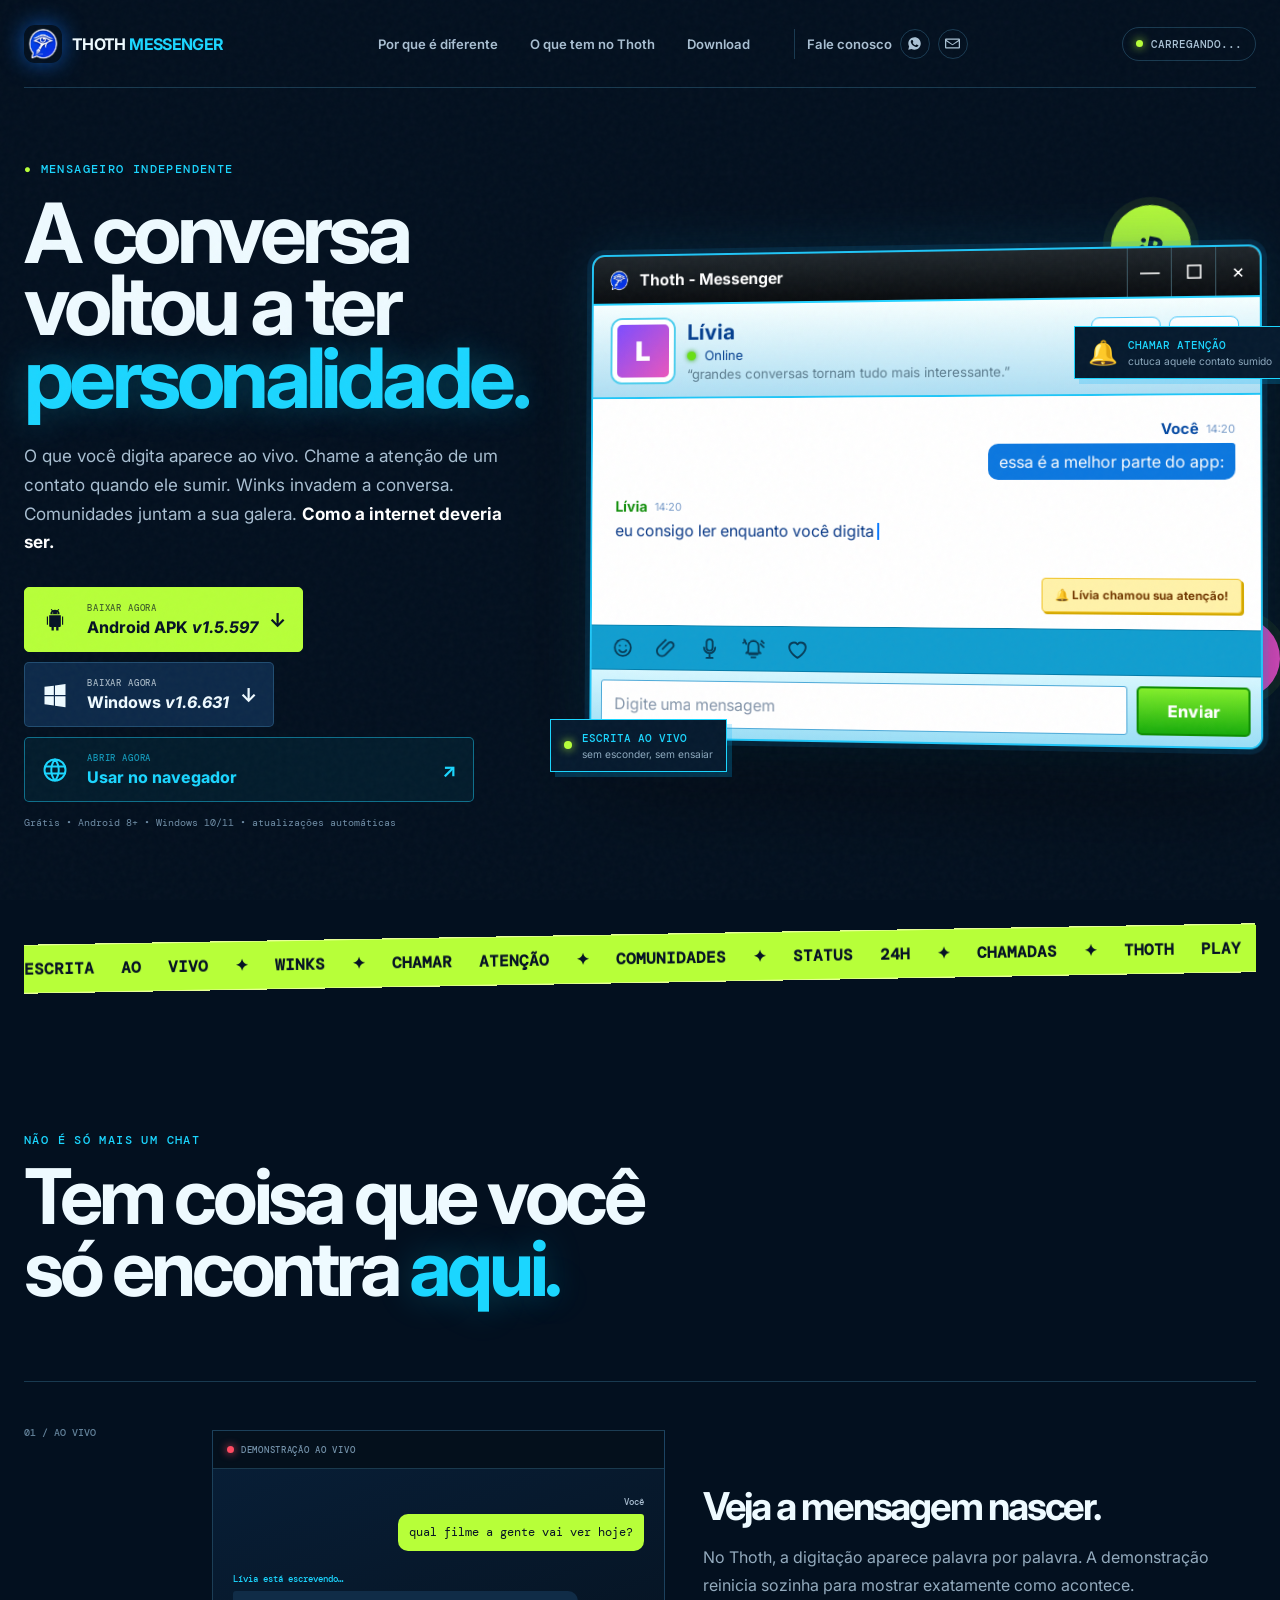
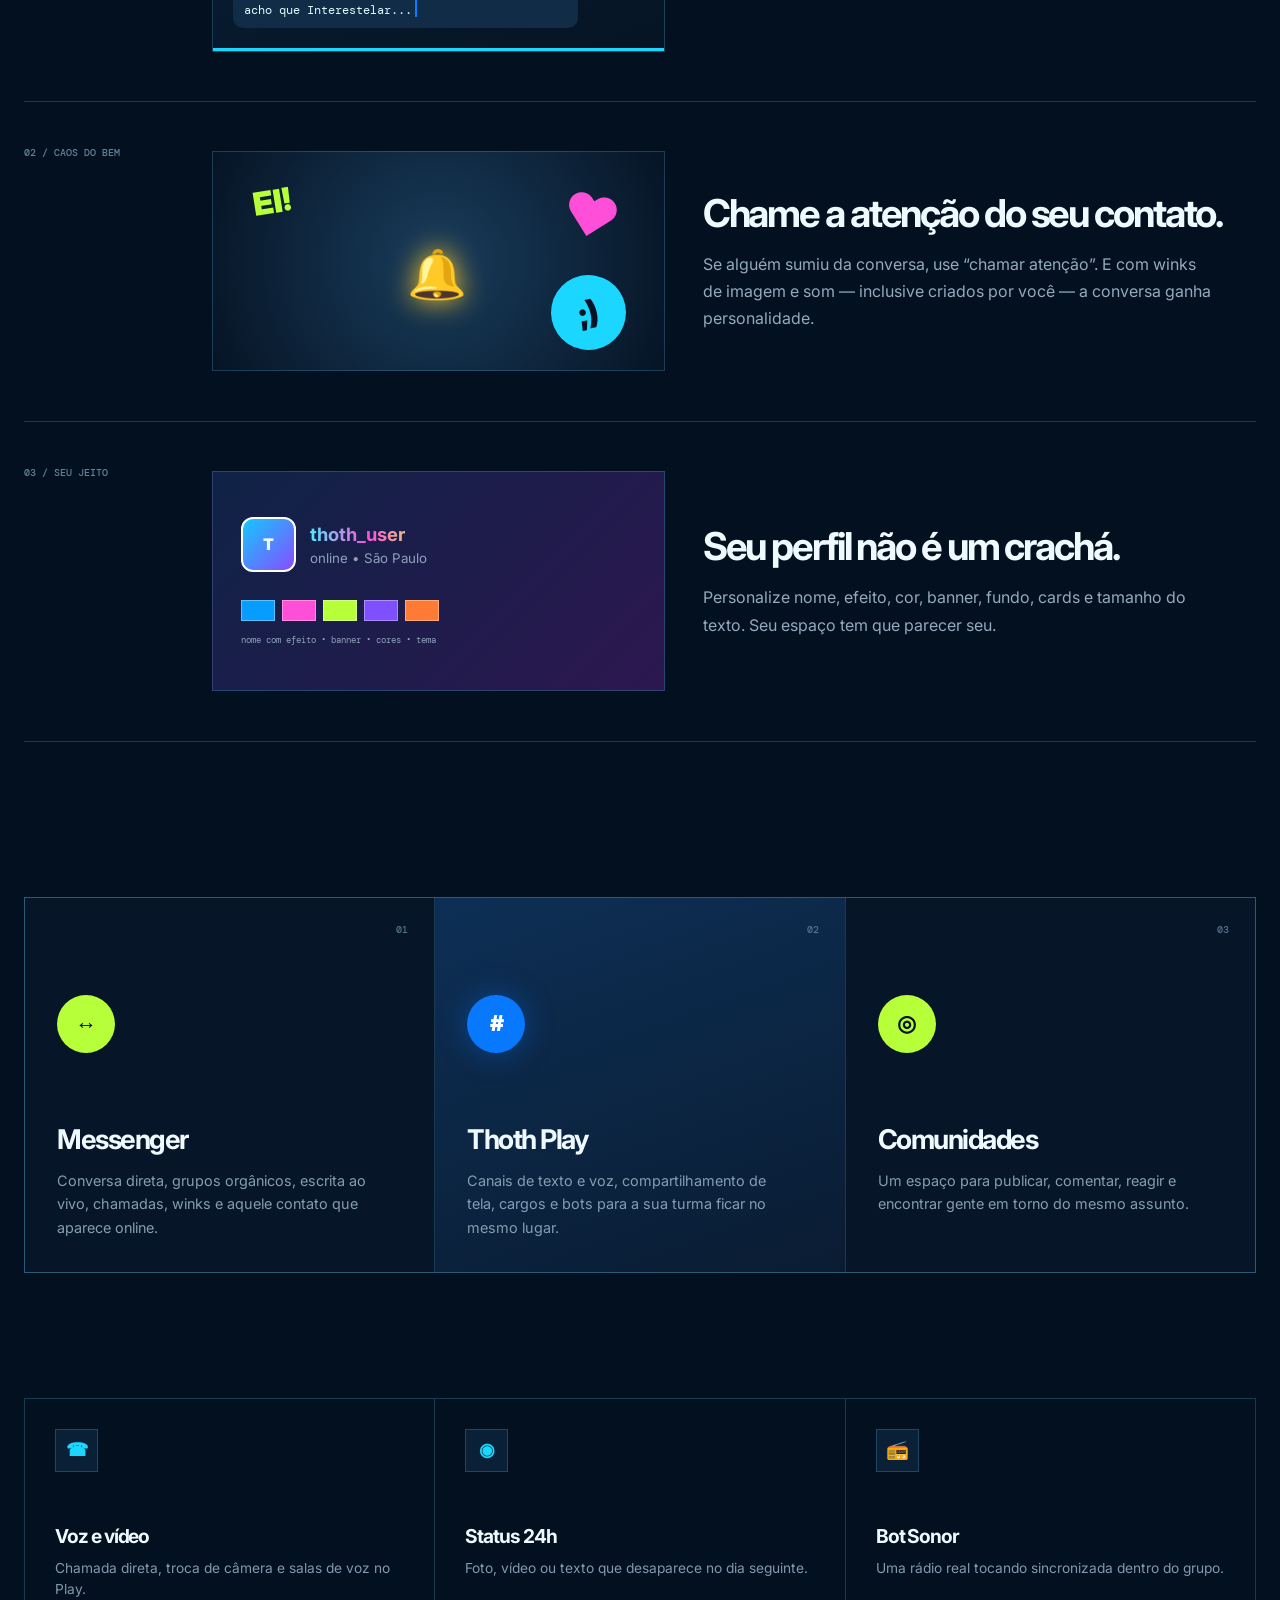
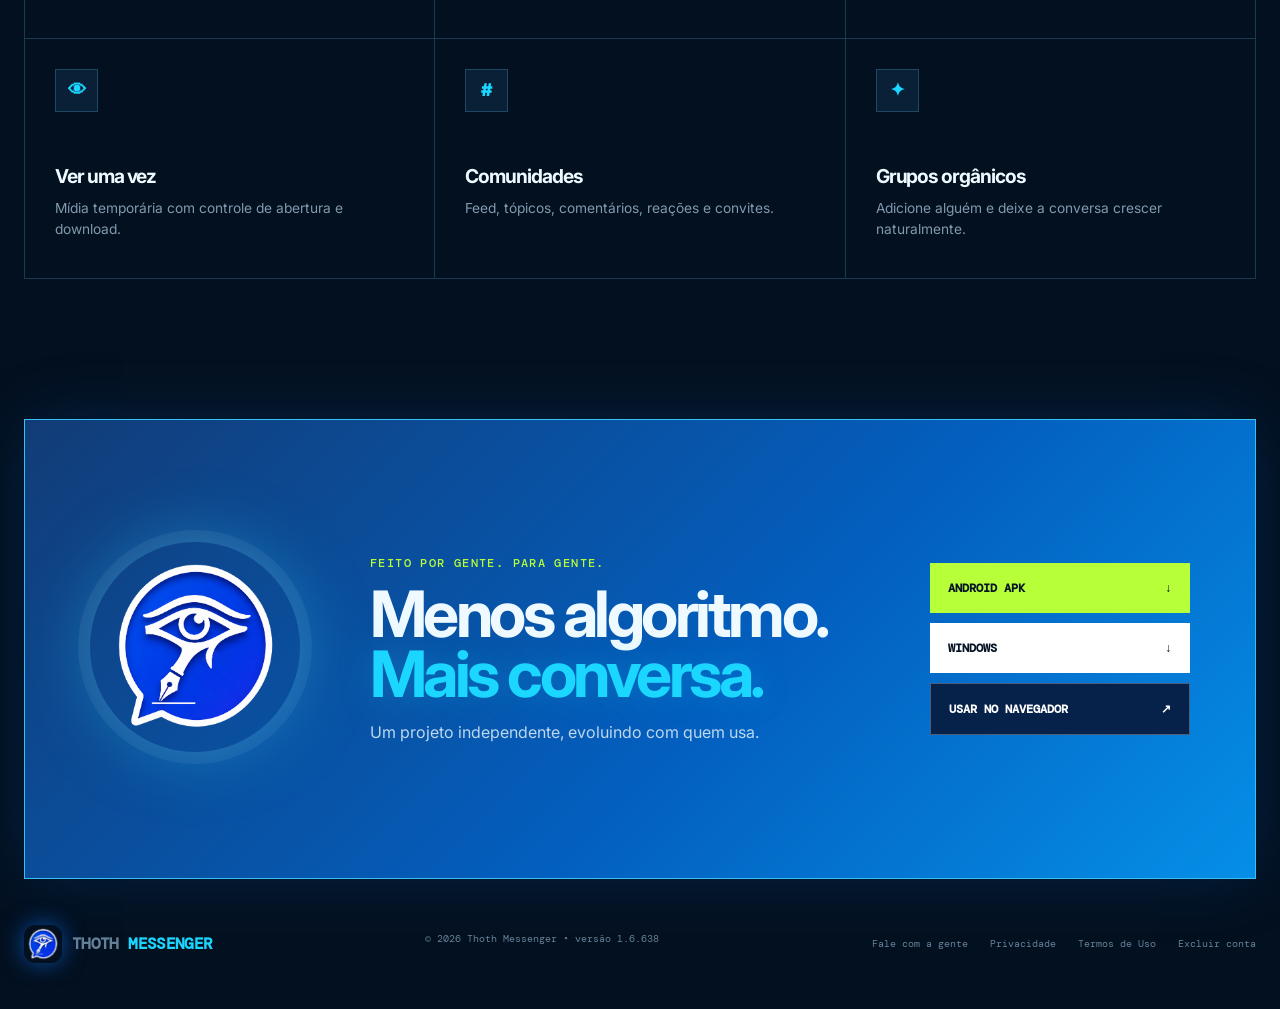
<file: index.html>
<!doctype html>
<html lang="pt-BR">
<head>
  <meta charset="UTF-8" />
  <meta name="viewport" content="width=device-width, initial-scale=1" />
  <meta name="description" content="Thoth Messenger: escrita ao vivo, chamar atenção, winks, comunidades, canais de voz e muito mais. Baixe para Android ou Windows." />
  <meta name="theme-color" content="#03101f" />
  <title>Thoth Messenger — Toda conversa tem vida</title>
  <link rel="icon" href="public/favicon.png" />
  <link rel="preconnect" href="https://fonts.googleapis.com" />
  <link rel="preconnect" href="https://fonts.gstatic.com" crossorigin />
  <link href="https://fonts.googleapis.com/css2?family=DM+Mono:wght@400;500&family=Inter:wght@400;500;600;700;800;900&display=swap" rel="stylesheet" />
  <link rel="stylesheet" href="style.css" />
</head>
<body>
  <div class="noise" aria-hidden="true"></div>
  <header class="topbar">
    <a class="brand" href="#inicio" aria-label="Thoth Messenger — início"><img src="logo/toth_chat.png" alt="" /><strong>THOTH <span>MESSENGER</span></strong></a>
    <nav aria-label="Navegação principal"><a href="#diferenciais">Por que é diferente</a><a href="#modos">O que tem no Thoth</a><a href="#download">Download</a>
      <span class="contact-group"><span class="contact-label">Fale conosco</span>
        <a href="https://wa.me/5517996316439" target="_blank" rel="noreferrer" class="contact-btn" aria-label="WhatsApp" title="WhatsApp"><svg viewBox="0 0 24 24" aria-hidden="true"><path d="M12.04 2c-5.5 0-9.96 4.46-9.96 9.96 0 1.76.46 3.45 1.33 4.95L2 22l5.25-1.38a9.9 9.9 0 0 0 4.79 1.22h.01c5.5 0 9.96-4.46 9.96-9.96S17.54 2 12.04 2Zm5.84 14.1c-.25.7-1.45 1.34-2 1.43-.52.08-1.17.11-1.89-.12-.43-.14-.98-.32-1.69-.63-2.98-1.29-4.92-4.29-5.07-4.49-.15-.2-1.21-1.61-1.21-3.07s.77-2.18 1.04-2.48c.27-.3.6-.37.8-.37h.57c.18 0 .43-.07.67.52.25.6.84 2.07.91 2.22.08.15.13.33.03.53-.1.2-.15.33-.3.5-.15.18-.31.4-.44.54-.15.15-.3.31-.13.6.17.3.78 1.28 1.67 2.07 1.15 1.02 2.12 1.34 2.42 1.49.3.15.47.13.65-.07.18-.2.73-.85.92-1.14.2-.3.4-.25.66-.15.27.1 1.73.82 2.03.97.3.15.5.22.57.35.08.13.08.75-.17 1.45Z"/></svg></a>
        <a href="mailto:contato@thothmsg.com.br" class="contact-btn" aria-label="Email" title="Email"><svg viewBox="0 0 24 24" aria-hidden="true"><path d="M2 4h20c1.1 0 2 .9 2 2v12c0 1.1-.9 2-2 2H2c-1.1 0-2-.9-2-2V6c0-1.1.9-2 2-2Zm0 2v.01L12 13 22 6.01V6H2Zm0 12h20V8.24l-10 6.51L2 8.24V18Z"/></svg></a>
      </span>
    </nav>
    <div class="online-pill"><i></i><span id="onlineLabel">carregando...</span></div>
  </header>

  <main>
    <section class="hero" id="inicio">
      <div class="hero-copy">
        <p class="overline"><span>●</span> MENSAGEIRO INDEPENDENTE</p>
        <h1>A conversa<br />voltou a ter<br /><em>personalidade.</em></h1>
        <p class="hero-text">O que você digita aparece ao vivo. Chame a atenção de um contato quando ele sumir. Winks invadem a conversa. Comunidades juntam a sua galera. <strong>Como a internet deveria ser.</strong></p>
        <div class="hero-downloads" id="download">
          <a id="downloadAndroid" class="download download--android" href="https://github.com/facincanitech/thoth-site/releases/download/latest/thothchat.apk"><svg viewBox="0 0 24 24" aria-hidden="true"><path d="M7 8h10v9a1 1 0 0 1-1 1h-1v3h-2v-3h-2v3H9v-3H8a1 1 0 0 1-1-1V8Zm-2 1h1v7H5V9Zm13 0h1v7h-1V9ZM8 7a4 4 0 0 1 1.2-2.9L8.4 3l.7-.5.9 1.1a5 5 0 0 1 4 0l.9-1.1.7.5-.8 1.1A4 4 0 0 1 16 7H8Zm2-1.5a.5.5 0 1 0 0 1 .5.5 0 0 0 0-1Zm4 0a.5.5 0 1 0 0 1 .5.5 0 0 0 0-1Z"/></svg><span><small>BAIXAR AGORA</small>Android APK <em id="androidVersion"></em></span><b>↓</b></a>
          <a id="downloadWindows" class="download download--windows" href="https://github.com/facincanitech/thoth-site/releases/download/latest/ThothChat-Messenger-Setup.exe"><svg viewBox="0 0 24 24" aria-hidden="true"><path d="m3 5 8-1v8H3V5Zm9-1.2L21 2.5V12h-9V3.8ZM3 13h8v8l-8-1v-7Zm9 0h9v9.5l-9-1.3V13Z"/></svg><span><small>BAIXAR AGORA</small>Windows <em id="desktopVersion"></em></span><b>↓</b></a>
          <a class="download download--web" href="https://thoth-source.pages.dev/"><svg viewBox="0 0 24 24" aria-hidden="true"><circle cx="12" cy="12" r="9"/><path d="M3.5 9h17M3.5 15h17M12 3c2.2 2.4 3.2 5.4 3.2 9S14.2 18.6 12 21M12 3C9.8 5.4 8.8 8.4 8.8 12s1 6.6 3.2 9"/></svg><span><small>ABRIR AGORA</small>Usar no navegador</span><b>↗</b></a>
        </div>
        <p class="platform-note">Grátis • Android 8+ • Windows 10/11 • atualizações automáticas</p>
      </div>

      <div class="hero-stage" aria-label="Thoth Messenger em funcionamento">
        <div class="retro-window">
          <div class="window-titlebar"><div><img src="logo/toth_chat.png" alt="" /><span>Thoth - Messenger</span></div><div class="win-controls"><button aria-label="Minimizar">—</button><button aria-label="Maximizar">□</button><button aria-label="Fechar">×</button></div></div>
          <div class="contact-head"><div class="avatar pixel-avatar">L</div><div><strong>Lívia</strong><span><i></i> Online</span><small>“grandes conversas tornam tudo mais interessante.”</small></div><div class="head-actions"><button>☎<span>Chamada</span></button><button>◉<span>Vídeo</span></button></div></div>
          <div class="live-chat"><div class="chat-line chat-line--mine"><div><b>Você</b><time>14:20</time></div><span>essa é a melhor parte do app:</span></div><div class="chat-line"><div><b class="green">Lívia</b><time>14:20</time></div><span class="typing-live"><span id="heroTyping"></span><i class="caret"></i></span></div><div class="nudge-pop">🔔 Lívia chamou sua atenção!</div></div>
          <div class="composer-tools" aria-label="Ferramentas da conversa">
            <button aria-label="Emoji"><svg viewBox="0 0 24 24"><circle cx="12" cy="12" r="8"/><path d="M8.5 14.5s1.2 2 3.5 2 3.5-2 3.5-2M9 10h.01M15 10h.01"/></svg></button>
            <button aria-label="Anexar"><svg viewBox="0 0 24 24"><path d="m8.5 12.8 6.1-6.1a3 3 0 0 1 4.2 4.2l-7.4 7.4a5 5 0 0 1-7.1-7.1l7.1-7.1"/></svg></button>
            <button aria-label="Gravar áudio"><svg viewBox="0 0 24 24"><rect x="9" y="3" width="6" height="11" rx="3"/><path d="M6.5 11a5.5 5.5 0 0 0 11 0M12 16.5V21M9 21h6"/></svg></button>
            <button aria-label="Chamar atenção"><svg viewBox="0 0 24 24"><path d="M8 17h8M10 20h4M7 14V9a5 5 0 0 1 10 0v5l2 2H5l2-2ZM5 7 3 3M19 7l3 3M4 4l-2 2M20 4l2 2"/></svg></button>
            <button aria-label="Winks"><svg viewBox="0 0 24 24"><path d="M12 20S4 15.5 4 9.5A4.5 4.5 0 0 1 12 7a4.5 4.5 0 0 1 8 2.5C20 15.5 12 20 12 20Z"/></svg></button>
          </div><div class="composer"><span>Digite uma mensagem</span><button>Enviar</button></div>
        </div>
        <div class="float-card float-card--nudge"><span>🔔</span><div><b>CHAMAR ATENÇÃO</b><small>cutuca aquele contato sumido</small></div></div>
        <div class="float-card float-card--live"><span class="live-dot"></span><div><b>ESCRITA AO VIVO</b><small>sem esconder, sem ensaiar</small></div></div>
        <div class="sticker sticker--one">:P</div><div class="sticker sticker--two">★</div>
      </div>
    </section>

    <div class="ticker" aria-hidden="true"><div>ESCRITA AO VIVO ✦ WINKS ✦ CHAMAR ATENÇÃO ✦ COMUNIDADES ✦ STATUS 24H ✦ CHAMADAS ✦ THOTH PLAY ✦ RÁDIO EM GRUPO ✦ ESCRITA AO VIVO ✦ WINKS ✦ CHAMAR ATENÇÃO ✦</div></div>

    <section class="difference" id="diferenciais">
      <div class="section-intro"><div><p class="overline">NÃO É SÓ MAIS UM CHAT</p><h2>Tem coisa que você<br />só encontra <em>aqui.</em></h2></div></div>
      <div class="feature-list">
        <article class="feature feature--live"><div class="feature-index">01 / AO VIVO</div><div class="feature-art live-demo"><div class="demo-rec"><span></span> DEMONSTRAÇÃO AO VIVO</div><div class="demo-conversation"><div class="demo-message demo-message--mine"><b>Você</b><p>qual filme a gente vai ver hoje?</p></div><div class="demo-message"><b>Lívia está escrevendo…</b><p><span id="featureTyping"></span><i class="caret"></i></p></div></div><div class="demo-progress"><i></i></div></div><div class="feature-copy"><h3>Veja a mensagem nascer.</h3><p>No Thoth, a digitação aparece palavra por palavra. A demonstração reinicia sozinha para mostrar exatamente como acontece.</p></div></article>
        <article class="feature feature--chaos"><div class="feature-index">02 / CAOS DO BEM</div><div class="feature-art chaos-demo"><span class="boom">EI!</span><span class="heart">♥</span><span class="bell">🔔</span><span class="wink-face">;)</span></div><div class="feature-copy"><h3>Chame a atenção do seu contato.</h3><p>Se alguém sumiu da conversa, use “chamar atenção”. E com winks de imagem e som — inclusive criados por você — a conversa ganha personalidade.</p></div></article>
        <article class="feature feature--identity"><div class="feature-index">03 / SEU JEITO</div><div class="feature-art identity-demo"><div class="profile-mini"><span>T</span><div><b class="prism-name">thoth_user</b><small>online • São Paulo</small></div></div><div class="theme-swatches"><i></i><i></i><i></i><i></i><i></i></div><p>nome com efeito • banner • cores • tema</p></div><div class="feature-copy"><h3>Seu perfil não é um crachá.</h3><p>Personalize nome, efeito, cor, banner, fundo, cards e tamanho do texto. Seu espaço tem que parecer seu.</p></div></article>
      </div>
    </section>

    <section class="modes" id="modos">
      <div class="mode-card"><span>01</span><div class="mode-icon">↔</div><h3>Messenger</h3><p>Conversa direta, grupos orgânicos, escrita ao vivo, chamadas, winks e aquele contato que aparece online.</p></div>
      <div class="mode-card mode-card--play"><span>02</span><div class="mode-icon">#</div><h3>Thoth Play</h3><p>Canais de texto e voz, compartilhamento de tela, cargos e bots para a sua turma ficar no mesmo lugar.</p></div>
      <div class="mode-card"><span>03</span><div class="mode-icon">◎</div><h3>Comunidades</h3><p>Um espaço para publicar, comentar, reagir e encontrar gente em torno do mesmo assunto.</p></div>
    </section>

    <section class="more-features">
      <article><span>☎</span><h3>Voz e vídeo</h3><p>Chamada direta, troca de câmera e salas de voz no Play.</p></article><article><span>◉</span><h3>Status 24h</h3><p>Foto, vídeo ou texto que desaparece no dia seguinte.</p></article><article><span>📻</span><h3>Bot Sonor</h3><p>Uma rádio real tocando sincronizada dentro do grupo.</p></article><article><span>👁</span><h3>Ver uma vez</h3><p>Mídia temporária com controle de abertura e download.</p></article><article><span>#</span><h3>Comunidades</h3><p>Feed, tópicos, comentários, reações e convites.</p></article><article><span>✦</span><h3>Grupos orgânicos</h3><p>Adicione alguém e deixe a conversa crescer naturalmente.</p></article>
    </section>

    <section class="final-download"><div class="final-eye"><img src="logo/toth_chat.png" alt="Logo do Thoth Messenger" /></div><div class="final-copy"><p class="overline">FEITO POR GENTE. PARA GENTE.</p><h2>Menos algoritmo.<br /><em>Mais conversa.</em></h2><p>Um projeto independente, evoluindo com quem usa.</p></div><div class="final-actions"><a id="downloadAndroid2" href="https://github.com/facincanitech/thoth-site/releases/download/latest/thothchat.apk">ANDROID APK <span>↓</span></a><a id="downloadWindows2" href="https://github.com/facincanitech/thoth-site/releases/download/latest/ThothChat-Messenger-Setup.exe">WINDOWS <span>↓</span></a><a href="https://thoth-source.pages.dev/">USAR NO NAVEGADOR <span>↗</span></a></div></section>
  </main>

  <footer><div class="brand"><img src="logo/toth_chat.png" alt="" /><strong>THOTH <span>MESSENGER</span></strong></div><p>© <span id="year"></span> Thoth Messenger • versão <span id="version">...</span></p><div><a href="https://wa.me/5517996316439" target="_blank" rel="noreferrer">Fale com a gente</a><a href="public/privacidade.html">Privacidade</a><a href="public/termos-de-uso.html">Termos de Uso</a><a href="public/exclusao-conta.html">Excluir conta</a></div></footer>
  <script src="script.js"></script>
</body>
</html>
</file>
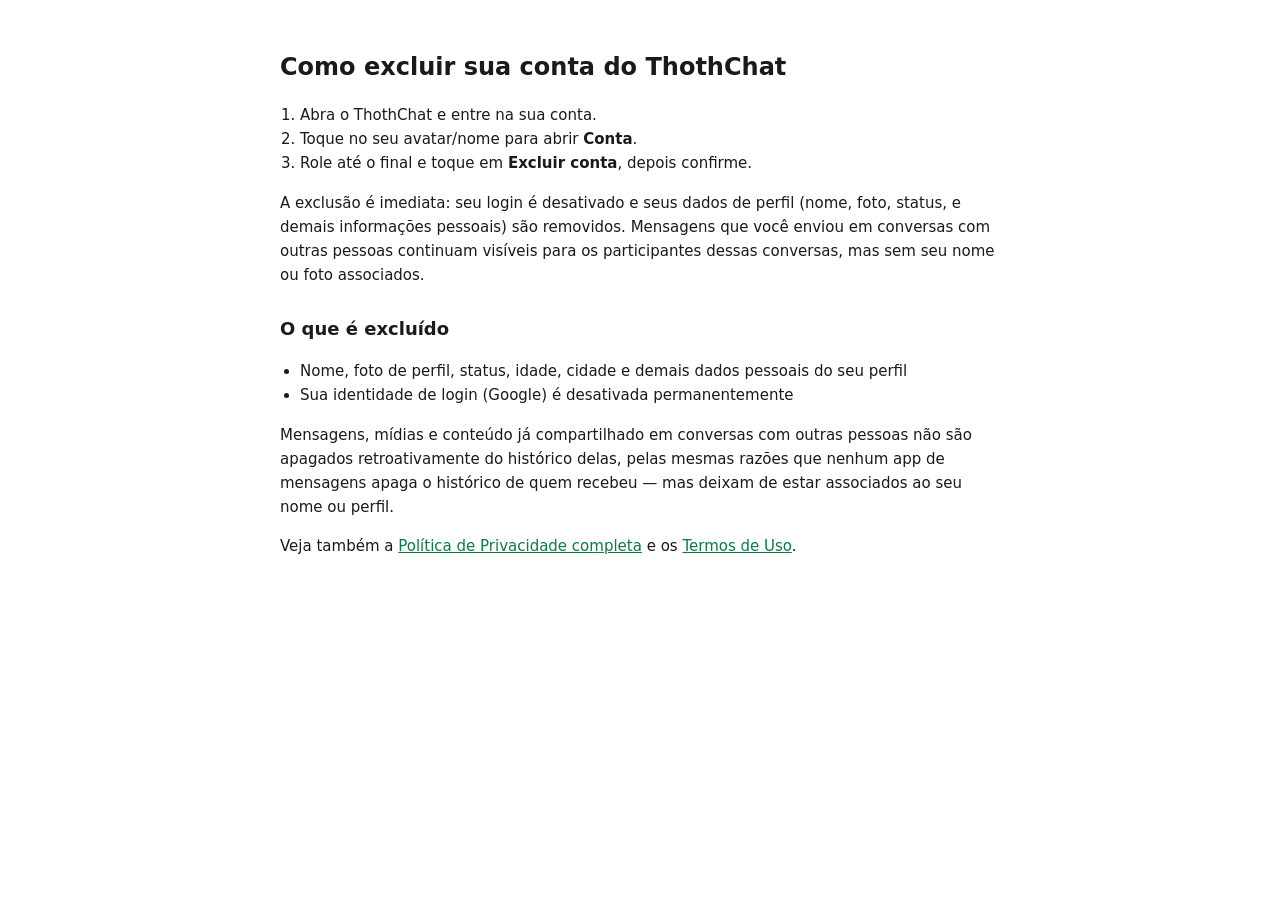
<file: public/exclusao-conta.html>
<!doctype html>
<html lang="pt-BR">
<head>
<meta charset="utf-8" />
<meta name="viewport" content="width=device-width, initial-scale=1" />
<title>Excluir conta — ThothChat</title>
<style>
  body { font-family: system-ui, -apple-system, sans-serif; max-width: 720px; margin: 0 auto; padding: 32px 20px 80px; line-height: 1.6; color: #1a1a1a; background: #fff; }
  h1 { font-size: 24px; }
  h2 { font-size: 18px; margin-top: 28px; }
  p, li { font-size: 15px; }
  ol, ul { padding-left: 20px; }
  .box { background: #f4f4f4; border-radius: 10px; padding: 16px 18px; margin: 16px 0; }
  a { color: #0a7c42; }
</style>
</head>
<body>
  <h1>Como excluir sua conta do ThothChat</h1>

  <ol>
    <li>Abra o ThothChat e entre na sua conta.</li>
    <li>Toque no seu avatar/nome para abrir <strong>Conta</strong>.</li>
    <li>Role até o final e toque em <strong>Excluir conta</strong>, depois confirme.</li>
  </ol>
  <p>A exclusão é imediata: seu login é desativado e seus dados de perfil (nome, foto, status, e demais informações pessoais) são removidos. Mensagens que você enviou em conversas com outras pessoas continuam visíveis para os participantes dessas conversas, mas sem seu nome ou foto associados.</p>

  <h2>O que é excluído</h2>
  <ul>
    <li>Nome, foto de perfil, status, idade, cidade e demais dados pessoais do seu perfil</li>
    <li>Sua identidade de login (Google) é desativada permanentemente</li>
  </ul>
  <p>Mensagens, mídias e conteúdo já compartilhado em conversas com outras pessoas não são apagados retroativamente do histórico delas, pelas mesmas razões que nenhum app de mensagens apaga o histórico de quem recebeu — mas deixam de estar associados ao seu nome ou perfil.</p>

  <p>Veja também a <a href="./privacidade.html">Política de Privacidade completa</a> e os <a href="./termos-de-uso.html">Termos de Uso</a>.</p>
</body>
</html>
</file>
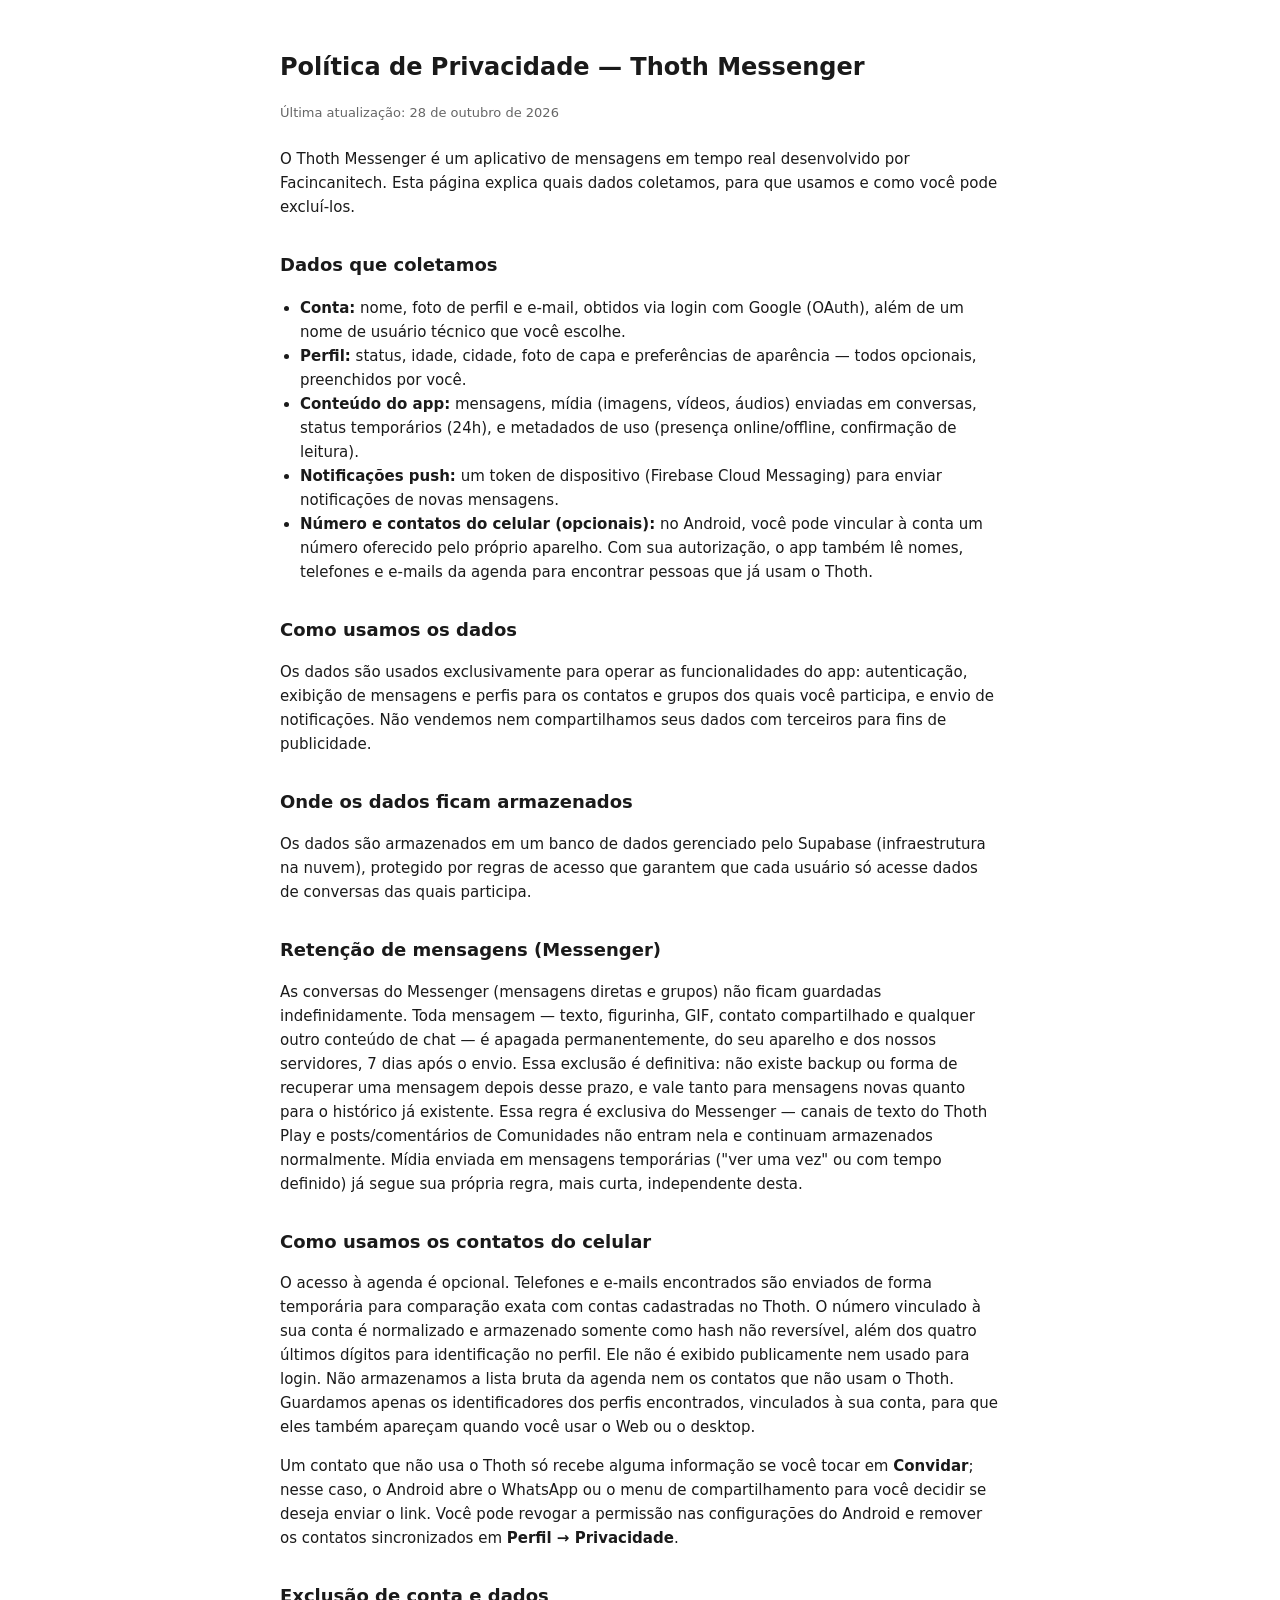
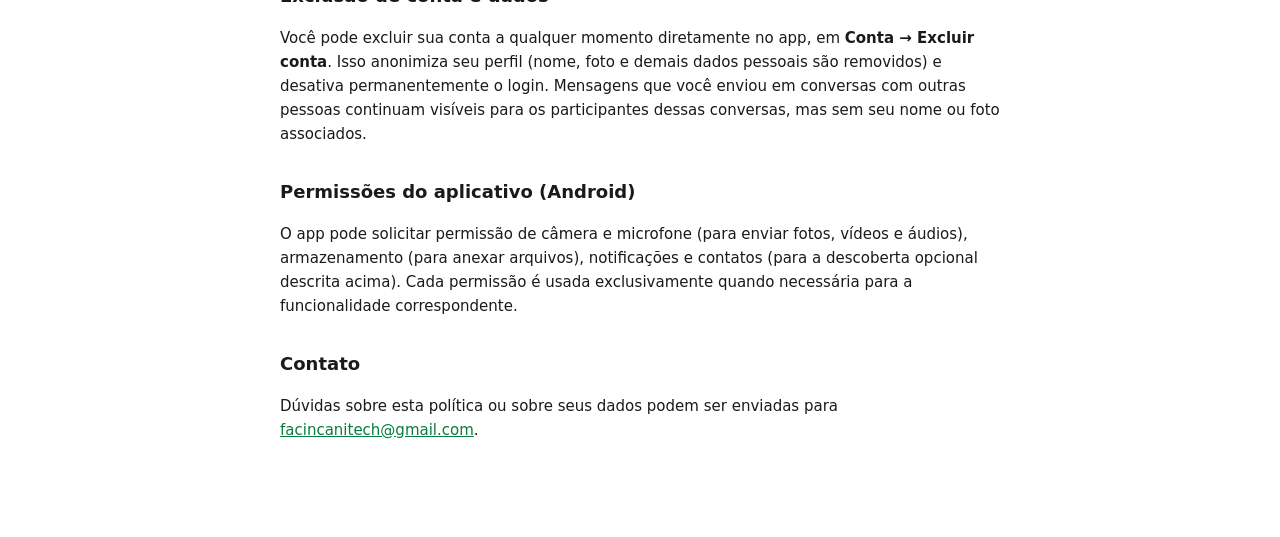
<file: public/privacidade.html>
<!doctype html>
<html lang="pt-BR">
<head>
<meta charset="utf-8" />
<meta name="viewport" content="width=device-width, initial-scale=1" />
<title>Política de Privacidade — Thoth Messenger</title>
<style>
  body { font-family: system-ui, -apple-system, sans-serif; max-width: 720px; margin: 0 auto; padding: 32px 20px 80px; line-height: 1.6; color: #1a1a1a; background: #fff; }
  h1 { font-size: 24px; }
  h2 { font-size: 18px; margin-top: 32px; }
  p, li { font-size: 15px; }
  ul { padding-left: 20px; }
  .updated { color: #666; font-size: 13px; margin-bottom: 24px; }
  a { color: #0a7c42; }
</style>
</head>
<body>
  <h1>Política de Privacidade — Thoth Messenger</h1>
  <p class="updated">Última atualização: 28 de outubro de 2026</p>

  <p>O Thoth Messenger é um aplicativo de mensagens em tempo real desenvolvido por Facincanitech. Esta página explica quais dados coletamos, para que usamos e como você pode excluí-los.</p>

  <h2>Dados que coletamos</h2>
  <ul>
    <li><strong>Conta:</strong> nome, foto de perfil e e-mail, obtidos via login com Google (OAuth), além de um nome de usuário técnico que você escolhe.</li>
    <li><strong>Perfil:</strong> status, idade, cidade, foto de capa e preferências de aparência — todos opcionais, preenchidos por você.</li>
    <li><strong>Conteúdo do app:</strong> mensagens, mídia (imagens, vídeos, áudios) enviadas em conversas, status temporários (24h), e metadados de uso (presença online/offline, confirmação de leitura).</li>
    <li><strong>Notificações push:</strong> um token de dispositivo (Firebase Cloud Messaging) para enviar notificações de novas mensagens.</li>
    <li><strong>Número e contatos do celular (opcionais):</strong> no Android, você pode vincular à conta um número oferecido pelo próprio aparelho. Com sua autorização, o app também lê nomes, telefones e e-mails da agenda para encontrar pessoas que já usam o Thoth.</li>
  </ul>

  <h2>Como usamos os dados</h2>
  <p>Os dados são usados exclusivamente para operar as funcionalidades do app: autenticação, exibição de mensagens e perfis para os contatos e grupos dos quais você participa, e envio de notificações. Não vendemos nem compartilhamos seus dados com terceiros para fins de publicidade.</p>

  <h2>Onde os dados ficam armazenados</h2>
  <p>Os dados são armazenados em um banco de dados gerenciado pelo Supabase (infraestrutura na nuvem), protegido por regras de acesso que garantem que cada usuário só acesse dados de conversas das quais participa.</p>

  <h2>Retenção de mensagens (Messenger)</h2>
  <p>As conversas do Messenger (mensagens diretas e grupos) não ficam guardadas indefinidamente. Toda mensagem — texto, figurinha, GIF, contato compartilhado e qualquer outro conteúdo de chat — é apagada permanentemente, do seu aparelho e dos nossos servidores, 7 dias após o envio. Essa exclusão é definitiva: não existe backup ou forma de recuperar uma mensagem depois desse prazo, e vale tanto para mensagens novas quanto para o histórico já existente. Essa regra é exclusiva do Messenger — canais de texto do Thoth Play e posts/comentários de Comunidades não entram nela e continuam armazenados normalmente. Mídia enviada em mensagens temporárias ("ver uma vez" ou com tempo definido) já segue sua própria regra, mais curta, independente desta.</p>

  <h2>Como usamos os contatos do celular</h2>
  <p>O acesso à agenda é opcional. Telefones e e-mails encontrados são enviados de forma temporária para comparação exata com contas cadastradas no Thoth. O número vinculado à sua conta é normalizado e armazenado somente como hash não reversível, além dos quatro últimos dígitos para identificação no perfil. Ele não é exibido publicamente nem usado para login. Não armazenamos a lista bruta da agenda nem os contatos que não usam o Thoth. Guardamos apenas os identificadores dos perfis encontrados, vinculados à sua conta, para que eles também apareçam quando você usar o Web ou o desktop.</p>
  <p>Um contato que não usa o Thoth só recebe alguma informação se você tocar em <strong>Convidar</strong>; nesse caso, o Android abre o WhatsApp ou o menu de compartilhamento para você decidir se deseja enviar o link. Você pode revogar a permissão nas configurações do Android e remover os contatos sincronizados em <strong>Perfil → Privacidade</strong>.</p>

  <h2>Exclusão de conta e dados</h2>
  <p>Você pode excluir sua conta a qualquer momento diretamente no app, em <strong>Conta → Excluir conta</strong>. Isso anonimiza seu perfil (nome, foto e demais dados pessoais são removidos) e desativa permanentemente o login. Mensagens que você enviou em conversas com outras pessoas continuam visíveis para os participantes dessas conversas, mas sem seu nome ou foto associados.</p>

  <h2>Permissões do aplicativo (Android)</h2>
  <p>O app pode solicitar permissão de câmera e microfone (para enviar fotos, vídeos e áudios), armazenamento (para anexar arquivos), notificações e contatos (para a descoberta opcional descrita acima). Cada permissão é usada exclusivamente quando necessária para a funcionalidade correspondente.</p>

  <h2>Contato</h2>
  <p>Dúvidas sobre esta política ou sobre seus dados podem ser enviadas para <a href="mailto:facincanitech@gmail.com">facincanitech@gmail.com</a>.</p>
</body>
</html>
</file>
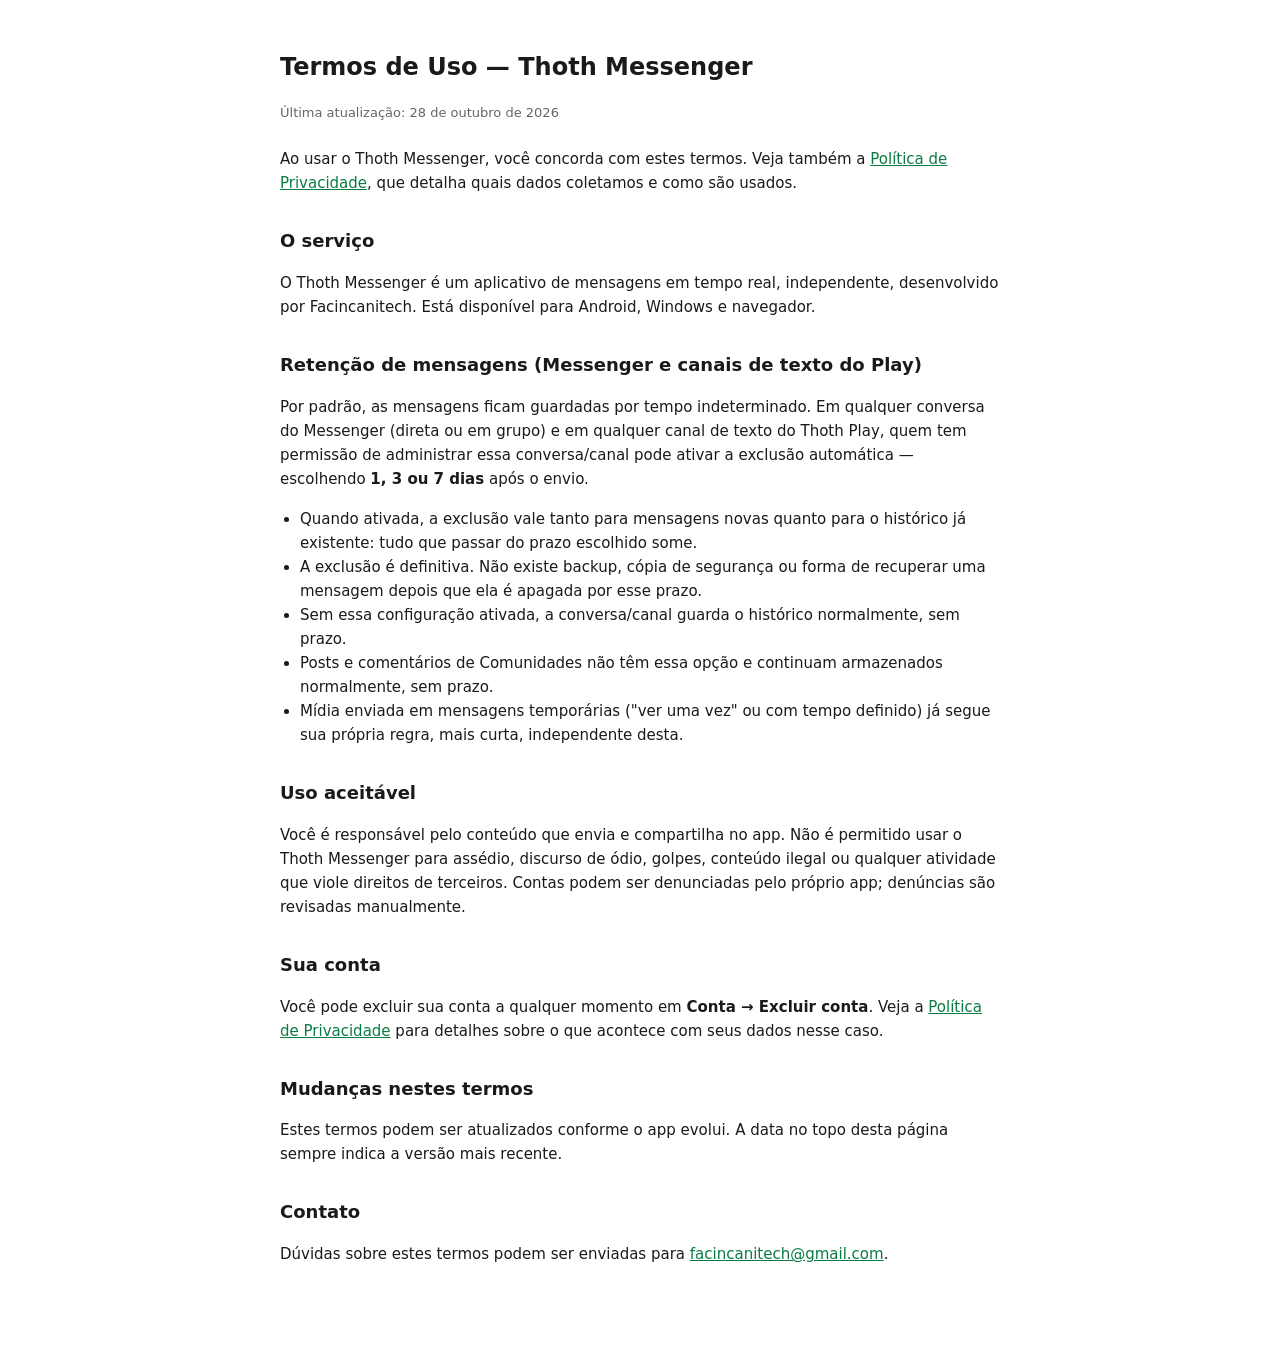
<file: public/termos-de-uso.html>
<!doctype html>
<html lang="pt-BR">
<head>
<meta charset="utf-8" />
<meta name="viewport" content="width=device-width, initial-scale=1" />
<title>Termos de Uso — Thoth Messenger</title>
<style>
  body { font-family: system-ui, -apple-system, sans-serif; max-width: 720px; margin: 0 auto; padding: 32px 20px 80px; line-height: 1.6; color: #1a1a1a; background: #fff; }
  h1 { font-size: 24px; }
  h2 { font-size: 18px; margin-top: 32px; }
  p, li { font-size: 15px; }
  ul { padding-left: 20px; }
  .updated { color: #666; font-size: 13px; margin-bottom: 24px; }
  a { color: #0a7c42; }
</style>
</head>
<body>
  <h1>Termos de Uso — Thoth Messenger</h1>
  <p class="updated">Última atualização: 28 de outubro de 2026</p>

  <p>Ao usar o Thoth Messenger, você concorda com estes termos. Veja também a <a href="./privacidade.html">Política de Privacidade</a>, que detalha quais dados coletamos e como são usados.</p>

  <h2>O serviço</h2>
  <p>O Thoth Messenger é um aplicativo de mensagens em tempo real, independente, desenvolvido por Facincanitech. Está disponível para Android, Windows e navegador.</p>

  <h2>Retenção de mensagens (Messenger e canais de texto do Play)</h2>
  <p>Por padrão, as mensagens ficam guardadas por tempo indeterminado. Em qualquer conversa do Messenger (direta ou em grupo) e em qualquer canal de texto do Thoth Play, quem tem permissão de administrar essa conversa/canal pode ativar a exclusão automática — escolhendo <strong>1, 3 ou 7 dias</strong> após o envio.</p>
  <ul>
    <li>Quando ativada, a exclusão vale tanto para mensagens novas quanto para o histórico já existente: tudo que passar do prazo escolhido some.</li>
    <li>A exclusão é definitiva. Não existe backup, cópia de segurança ou forma de recuperar uma mensagem depois que ela é apagada por esse prazo.</li>
    <li>Sem essa configuração ativada, a conversa/canal guarda o histórico normalmente, sem prazo.</li>
    <li>Posts e comentários de Comunidades não têm essa opção e continuam armazenados normalmente, sem prazo.</li>
    <li>Mídia enviada em mensagens temporárias ("ver uma vez" ou com tempo definido) já segue sua própria regra, mais curta, independente desta.</li>
  </ul>

  <h2>Uso aceitável</h2>
  <p>Você é responsável pelo conteúdo que envia e compartilha no app. Não é permitido usar o Thoth Messenger para assédio, discurso de ódio, golpes, conteúdo ilegal ou qualquer atividade que viole direitos de terceiros. Contas podem ser denunciadas pelo próprio app; denúncias são revisadas manualmente.</p>

  <h2>Sua conta</h2>
  <p>Você pode excluir sua conta a qualquer momento em <strong>Conta → Excluir conta</strong>. Veja a <a href="./privacidade.html">Política de Privacidade</a> para detalhes sobre o que acontece com seus dados nesse caso.</p>

  <h2>Mudanças nestes termos</h2>
  <p>Estes termos podem ser atualizados conforme o app evolui. A data no topo desta página sempre indica a versão mais recente.</p>

  <h2>Contato</h2>
  <p>Dúvidas sobre estes termos podem ser enviadas para <a href="mailto:facincanitech@gmail.com">facincanitech@gmail.com</a>.</p>
</body>
</html>
</file>
<file: style.css>
:root{--bg:#03101f;--panel:#071a30;--cyan:#1bd6ff;--blue:#0878ff;--lime:#b7ff39;--pink:#ff4fd8;--ink:#061325;--muted:#8ca2b9;--line:rgba(106,205,255,.22)}
*{box-sizing:border-box}html{width:100%;max-width:100%;overflow-x:clip;scroll-behavior:smooth}body{width:100%;max-width:100%;margin:0;overflow-x:clip;background:var(--bg);color:#eefaff;font-family:Inter,system-ui,sans-serif;font-size:16px}a{color:inherit;text-decoration:none}button{font:inherit}.noise{position:fixed;inset:0;z-index:99;opacity:.035;pointer-events:none;background-image:url("data:image/svg+xml,%3Csvg viewBox='0 0 180 180' xmlns='http://www.w3.org/2000/svg'%3E%3Cfilter id='n'%3E%3CfeTurbulence type='fractalNoise' baseFrequency='.9' numOctaves='4' stitchTiles='stitch'/%3E%3C/filter%3E%3Crect width='100%25' height='100%25' filter='url(%23n)' opacity='.8'/%3E%3C/svg%3E")}.topbar,main,footer{width:min(1240px,calc(100% - 48px));max-width:100%;margin:auto}.topbar{height:88px;display:flex;align-items:center;justify-content:space-between;border-bottom:1px solid var(--line)}.brand{display:flex;min-width:0;align-items:center;gap:10px}.brand img{width:38px;height:38px;object-fit:cover;border-radius:11px;box-shadow:0 0 22px rgba(16,119,255,.6)}.brand strong{font-size:1rem;letter-spacing:-.04em}.brand strong span{color:var(--cyan)}nav{display:flex;align-items:center;gap:32px;color:#a9bfd2;font-size:.82rem;font-weight:600}nav a:hover{color:var(--cyan)}.contact-group{display:inline-flex;align-items:center;gap:8px;margin-left:12px;padding-left:12px;border-left:1px solid var(--line)}.contact-label{font-size:.82rem;color:#a9bfd2;font-weight:600}.contact-btn{display:inline-grid;place-items:center;width:30px;height:30px;border:1px solid var(--line);border-radius:999px;color:#aac2d5;transition:all .2s ease}.contact-btn svg{width:15px;height:15px;fill:currentColor}.contact-btn:hover{color:var(--cyan);border-color:var(--cyan);box-shadow:0 0 14px rgba(27,214,255,.3)}.online-pill{display:flex;align-items:center;gap:8px;padding:9px 13px;border:1px solid var(--line);border-radius:99px;color:#aac2d5;font:500 .68rem 'DM Mono',monospace;text-transform:uppercase}.online-pill i,.live-dot{width:7px;height:7px;background:var(--lime);border-radius:50%;box-shadow:0 0 10px var(--lime)}
.hero{min-height:790px;display:grid;grid-template-columns:.84fr 1.16fr;gap:55px;align-items:center;padding:74px 0 105px}.overline{margin:0;color:var(--cyan);font:500 .72rem 'DM Mono',monospace;letter-spacing:.12em}.overline span{color:var(--lime)}h1,h2,h3,p{margin-top:0}h1,h2,h3{letter-spacing:-.055em}h1{max-width:670px;margin:20px 0 28px;font-size:clamp(4rem,6.5vw,6.8rem);line-height:.87}h1 em,h2 em{color:var(--cyan);font-style:normal;text-shadow:0 0 35px rgba(27,214,255,.25)}.hero-text{max-width:590px;margin-bottom:30px;color:#a9bfd2;font-size:1.07rem;line-height:1.68}.hero-text strong{color:white}.hero-downloads{display:flex;gap:10px}.download{min-width:220px;display:grid;grid-template-columns:35px 1fr auto;align-items:center;gap:11px;padding:14px 16px;border:1px solid var(--line);border-radius:5px;font-weight:750;transition:.2s}.download svg{width:28px;fill:currentColor}.download small{display:block;margin-bottom:3px;font:500 .58rem 'DM Mono',monospace;letter-spacing:.09em;opacity:.65}.download b{font-size:1.2rem}.download--android{color:var(--ink);background:var(--lime);border-color:var(--lime)}.download--windows{background:#0d2949}.download:hover{transform:translateY(-3px);box-shadow:0 12px 30px rgba(0,0,0,.25)}.platform-note{margin:14px 0 0;color:#6f8da6;font:400 .64rem 'DM Mono',monospace}
.hero-stage{position:relative;min-width:0;perspective:1300px}.retro-window{position:relative;z-index:2;overflow:hidden;color:#043f8f;background:#e9fbff;border:2px solid #20c6f7;border-radius:13px;box-shadow:0 0 0 5px rgba(17,157,239,.12),0 35px 100px rgba(0,0,0,.5),0 0 60px rgba(0,187,255,.16);transform:rotateY(-5deg) rotateX(1deg)}.window-titlebar{height:50px;display:flex;align-items:center;justify-content:space-between;color:white;background:linear-gradient(#20272c,#090c0f);border-bottom:2px solid #25d2ff}.window-titlebar>div:first-child{display:flex;align-items:center;gap:9px;padding-left:14px;font-weight:700}.window-titlebar img{width:25px;height:25px;border-radius:8px}.win-controls{display:flex;height:100%}.win-controls button{width:43px;color:white;background:transparent;border:0;border-left:1px solid #3c5965;font-size:1.2rem}.contact-head{display:flex;align-items:center;gap:14px;padding:15px 20px;background:linear-gradient(#f6ffff,#addef3);border-bottom:2px solid #20c6f7}.pixel-avatar{width:64px;height:64px;display:grid;place-items:center;flex:none;color:white;background:linear-gradient(135deg,#7c4dff,#ea56bd);border:5px solid white;border-radius:10px;box-shadow:0 0 0 2px #4ecfee;font-size:1.7rem;font-weight:900}.contact-head>div:nth-child(2){display:grid;gap:3px}.contact-head strong{font-size:1.35rem}.contact-head span{font-size:.83rem}.contact-head span i{display:inline-block;width:9px;height:9px;margin-right:5px;background:#69df13;border-radius:50%;box-shadow:0 0 5px #25a200}.contact-head small{color:#5b7c8e}.head-actions{display:flex;gap:8px;margin-left:auto}.head-actions button{width:68px;height:59px;display:grid;place-items:center;color:#06479a;background:linear-gradient(#fff,#bdeeff);border:1px solid #4acafb;border-radius:8px;font-size:1.45rem;font-weight:800}.head-actions span{display:block;font-size:.6rem}.live-chat{position:relative;min-height:230px;padding:24px;background:white}.live-chat p{margin:0 0 21px}.live-chat b{display:block;color:#064aa3;font-size:.92rem}.live-chat b.green{color:#15900e}.live-chat time{position:absolute;margin:-19px 0 0 44px;color:#779bc9;font-size:.69rem}.live-chat p>span{display:block;margin-top:5px;font-size:.95rem}.typing-live{color:#073786}.caret{display:inline-block;width:2px;height:17px;margin-left:3px;background:#0a7aff;vertical-align:-3px;animation:blink .8s infinite}.nudge-pop{position:absolute;right:18px;bottom:16px;padding:9px 12px;color:#723800;background:#fff2a9;border:1px solid #f0c428;border-radius:4px;font-size:.72rem;font-weight:700;box-shadow:2px 2px 0 #d4a900}.composer-tools{display:flex;align-items:center;gap:18px;padding:9px 18px;background:linear-gradient(#d7f7ff,#9adef6);border-block:1px solid #4ecafa}.composer-tools span{font-size:1.15rem}.composer{display:flex;gap:9px;padding:10px;background:linear-gradient(#d7f7ff,#9adef6)}.composer>span{flex:1;padding:13px;color:#8495aa;background:white;border:1px solid #4ca9d8;border-radius:3px}.composer button{width:110px;color:white;background:linear-gradient(#83ef2b,#17ac0b);border:2px solid #0e8d03;border-radius:5px;font-weight:800}.float-card{position:absolute;z-index:4;display:flex;align-items:center;gap:10px;padding:11px 13px;color:#dff8ff;background:#061a2e;border:1px solid var(--cyan);box-shadow:5px 5px 0 rgba(0,183,255,.22)}.float-card>span:first-child{font-size:1.5rem}.float-card b,.float-card small{display:block}.float-card b{color:var(--cyan);font:500 .68rem 'DM Mono',monospace}.float-card small{margin-top:3px;color:#8ca8bd;font-size:.64rem}.float-card--nudge{top:77px;right:-30px;animation:float 4s ease-in-out infinite}.float-card--live{bottom:-29px;left:-32px}.float-card--live>span:first-child{width:8px;height:8px}.sticker{position:absolute;z-index:1;display:grid;place-items:center;width:80px;height:80px;color:var(--ink);background:var(--lime);border-radius:50%;font-size:1.5rem;font-weight:900;box-shadow:0 0 0 8px rgba(183,255,57,.08)}.sticker--one{top:-44px;right:65px;transform:rotate(11deg)}.sticker--two{right:-24px;bottom:45px;color:white;background:var(--pink);transform:rotate(-10deg)}
.ticker{width:100%;overflow:hidden;color:var(--ink);background:var(--lime);border-block:1px solid #e7ff98;transform:rotate(-1deg)}.ticker div{width:max-content;padding:13px 0;font:900 1rem 'DM Mono',monospace;word-spacing:17px;animation:ticker 25s linear infinite}
.difference{padding:150px 0 125px}.section-intro{display:flex;justify-content:space-between;align-items:start;margin-bottom:75px}.section-intro h2,.universe h2,.final-download h2{margin:13px 0 0;font-size:clamp(3rem,6vw,6rem);line-height:.94}.feature-list{border-top:1px solid var(--line)}.feature{display:grid;grid-template-columns:150px .9fr 1.1fr;gap:38px;align-items:center;min-height:320px;padding:44px 0;border-bottom:1px solid var(--line)}.feature-index{align-self:start;color:#63829a;font:500 .65rem 'DM Mono',monospace}.feature-art{position:relative;min-height:220px;overflow:hidden;border:1px solid var(--line);background:#071a30}.feature-copy h3{margin-bottom:15px;font-size:clamp(1.8rem,3vw,3rem)}.feature-copy p{max-width:510px;margin:0;color:#93aabd;line-height:1.7}.live-demo{padding:22px}.live-demo-top{color:#8299ad;font:400 .62rem 'DM Mono',monospace}.live-demo-top i{display:inline-block;width:6px;height:6px;margin-right:6px;background:var(--lime);border-radius:50%}.live-demo>p{margin:44px 0;color:#dffaff;font:500 1.25rem 'DM Mono',monospace}.live-demo>p span{display:inline-block;width:8px;height:21px;margin-left:4px;background:var(--cyan);vertical-align:-4px}.replay-bar{display:grid;grid-template-columns:auto 1fr auto;align-items:center;gap:12px}.replay-bar b{width:31px;height:31px;display:grid;place-items:center;color:var(--ink);background:var(--lime);border-radius:50%;font-size:.65rem}.replay-bar>span{height:3px;background:#24435c}.replay-bar>span i{display:block;width:62%;height:100%;background:var(--cyan)}.replay-bar small{color:#7391a9;font:400 .56rem 'DM Mono',monospace}.chaos-demo{background:radial-gradient(circle at center,#193c5b,#061425)}.chaos-demo span{position:absolute;font-weight:900}.boom{top:30px;left:40px;color:var(--lime);font-size:2rem;transform:rotate(-9deg)}.heart{right:45px;top:30px;color:var(--pink);font-size:3.5rem;transform:rotate(13deg)}.bell{left:43%;top:42%;font-size:3rem;filter:drop-shadow(0 0 14px #ffc926)}.wink-face{right:38px;bottom:20px;width:75px;height:75px;display:grid;place-items:center;color:var(--ink);background:var(--cyan);border-radius:50%;font-size:2rem;transform:rotate(-12deg)}.identity-demo{display:flex;flex-direction:column;justify-content:center;padding:28px;background:linear-gradient(135deg,#0f2246,#2d1750)}.profile-mini{display:flex;align-items:center;gap:14px}.profile-mini>span{width:55px;height:55px;display:grid;place-items:center;background:linear-gradient(135deg,#14c8ff,#874dff);border:2px solid white;border-radius:12px;font-weight:900}.profile-mini div{display:grid;gap:5px}.prism-name{font-size:1.15rem;background:linear-gradient(90deg,#53e8ff,#ff4fd8,#d7ff52);background-clip:text;color:transparent}.profile-mini small{color:#8ca2b9}.theme-swatches{display:flex;gap:7px;margin:28px 0 13px}.theme-swatches i{width:34px;height:21px;border:1px solid rgba(255,255,255,.35);background:#079cff}.theme-swatches i:nth-child(2){background:#ff4fd8}.theme-swatches i:nth-child(3){background:#b7ff39}.theme-swatches i:nth-child(4){background:#7e50ff}.theme-swatches i:nth-child(5){background:#ff7a35}.identity-demo>p{margin:0;color:#8ca2b9;font:400 .58rem 'DM Mono',monospace}
.universe{display:grid;grid-template-columns:.75fr 1.25fr;gap:85px;align-items:center;padding:115px 0;background:radial-gradient(circle at 80% 50%,rgba(0,149,255,.13),transparent 48%)}.universe-copy>p:not(.overline){max-width:450px;margin:28px 0;color:#91a9bc;line-height:1.7}.view-tabs{display:grid;margin-top:38px;border-top:1px solid var(--line)}.view-tabs button{display:flex;gap:18px;padding:18px 4px;color:#7e99ad;background:none;border:0;border-bottom:1px solid var(--line);text-align:left;cursor:pointer}.view-tabs button span{font:400 .62rem 'DM Mono',monospace}.view-tabs button.active{color:var(--lime);padding-left:15px;background:linear-gradient(90deg,rgba(183,255,57,.08),transparent)}.universe-screen{position:relative;min-width:0}.screen-label{display:flex;justify-content:space-between;margin-bottom:10px;color:var(--cyan);font:500 .62rem 'DM Mono',monospace}.screen-label small{color:#7894aa}.screen-frame{position:relative;z-index:2;aspect-ratio:16/10;padding:8px;background:#132739;border:1px solid #2779a8;box-shadow:14px 14px 0 rgba(27,214,255,.09),0 30px 80px rgba(0,0,0,.35)}.screen-frame img{width:100%;height:100%;display:block;object-fit:contain;background:#02070b}.screen-decoration{position:absolute;right:-55px;bottom:-58px;color:rgba(59,198,255,.08);font-size:4rem;font-weight:900;line-height:.73;letter-spacing:-.09em;text-align:right}
.more-features{display:grid;grid-template-columns:repeat(3,1fr);border-top:1px solid var(--line);border-left:1px solid var(--line);margin:80px auto 140px}.more-features article{min-height:240px;padding:30px;border-right:1px solid var(--line);border-bottom:1px solid var(--line)}.more-features article>span{width:43px;height:43px;display:grid;place-items:center;margin-bottom:52px;color:var(--cyan);background:#0a2037;border:1px solid var(--line);font:600 1.15rem 'DM Mono',monospace}.more-features h3{margin-bottom:10px;font-size:1.2rem}.more-features p{margin:0;color:#819aae;font-size:.86rem;line-height:1.55}
.final-download{position:relative;min-height:460px;display:grid;grid-template-columns:230px 1fr 260px;gap:50px;align-items:center;padding:65px;background:linear-gradient(135deg,#123c77,#035fbf 58%,#058fe7);border:1px solid #38bff5;box-shadow:0 0 65px rgba(0,122,255,.15)}.final-eye img{width:210px;height:210px;object-fit:cover;border-radius:50%;box-shadow:0 0 0 12px rgba(255,255,255,.06),0 0 70px rgba(42,213,255,.35)}.final-copy .overline{color:var(--lime)}.final-copy h2{font-size:clamp(2.8rem,5vw,5rem)}.final-copy p:last-child{margin:17px 0 0;color:#bbd8ed}.final-actions{display:grid;gap:10px}.final-actions a{display:flex;justify-content:space-between;padding:17px 18px;color:var(--ink);background:white;font:700 .75rem 'DM Mono',monospace}.final-actions a:first-child{background:var(--lime)}.final-actions a:hover span{transform:translateY(3px)}.final-actions span{transition:.2s}
footer{min-height:130px;display:flex;align-items:center;justify-content:space-between;color:#658197;font:400 .65rem 'DM Mono',monospace}footer>div:last-child{display:flex;gap:22px}footer a:hover{color:var(--cyan)}
@keyframes blink{50%{opacity:0}}@keyframes float{50%{transform:translateY(-8px)}}@keyframes ticker{to{transform:translateX(-50%)}}
@media(max-width:1000px){.hero{grid-template-columns:1fr;padding-top:65px}.hero-copy{max-width:760px}.hero-stage{width:min(760px,95%);margin:auto}.feature{grid-template-columns:100px 1fr}.feature-copy{grid-column:2}.universe{grid-template-columns:1fr}.universe-copy{max-width:700px}.final-download{grid-template-columns:170px 1fr}.final-eye img{width:160px;height:160px}.final-actions{grid-column:1/-1;grid-template-columns:1fr 1fr}.more-features{grid-template-columns:repeat(2,1fr)}}
@media(max-width:700px){.topbar,main,footer{width:calc(100% - 28px);max-width:calc(100% - 28px)}.topbar{height:72px}.topbar{flex-wrap:wrap;row-gap:8px}.topbar nav{display:none}.online-pill{padding:7px 10px;font-size:.62rem;white-space:nowrap}h1{max-width:100%;font-size:clamp(2.75rem,14vw,4.35rem);overflow-wrap:anywhere}.hero,.hero-copy,.hero-stage,.retro-window,.difference,.feature,.universe,.universe-screen,.more-features,.final-download{min-width:0;max-width:100%}.hero{min-height:auto;padding:55px 0 85px}.hero-downloads{min-width:0;flex-direction:column}.download{width:100%;min-width:0}.hero-stage{width:100%;margin-top:22px}.retro-window{transform:none}.window-titlebar>div:first-child{min-width:0}.window-titlebar span{max-width:150px;overflow:hidden;text-overflow:ellipsis;white-space:nowrap}.win-controls{flex:none}.contact-head{padding:12px}.contact-head>div:nth-child(2){min-width:0}.contact-head strong{display:block;overflow:hidden;text-overflow:ellipsis;white-space:nowrap}.pixel-avatar{width:50px;height:50px}.contact-head small{display:none}.head-actions{flex:none}.head-actions button{width:50px}.head-actions button:last-child{display:none}.live-chat{min-height:210px}.float-card{max-width:calc(100% - 12px)}.float-card--nudge{right:0;top:66px}.float-card--live{left:0}.sticker{display:none}.composer-tools{gap:12px}.composer button{width:83px}.difference{padding:110px 0 90px}.section-intro{margin-bottom:50px}.feature{grid-template-columns:minmax(0,1fr);gap:20px;padding:38px 0}.feature-copy{grid-column:auto}.feature-index{order:0}.feature-art{order:1}.feature-copy{order:2}.universe{grid-template-columns:minmax(0,1fr);gap:50px;padding:85px 0}.screen-frame{max-width:100%;box-shadow:7px 7px 0 rgba(27,214,255,.09),0 24px 55px rgba(0,0,0,.35)}.screen-decoration{display:none}.more-features{grid-template-columns:minmax(0,1fr);margin-bottom:100px}.more-features article{min-width:0;min-height:210px}.final-download{grid-template-columns:minmax(0,1fr);padding:35px 25px}.final-eye img{width:120px;height:120px}.final-actions{grid-template-columns:minmax(0,1fr)}.final-copy h2{font-size:clamp(2.35rem,13vw,3rem);overflow-wrap:anywhere}footer{flex-wrap:wrap;padding:30px 0;gap:20px}footer p{order:3;flex-basis:100%;margin:0}}

@media(max-width:390px){.topbar,main,footer{width:calc(100% - 20px);max-width:calc(100% - 20px)}h1{font-size:clamp(2.5rem,13.2vw,3.2rem)}.brand strong{font-size:.9rem}.composer-tools{padding-inline:10px;justify-content:space-between}.composer{padding:8px}.composer button{width:72px}.nudge-pop{right:8px;max-width:calc(100% - 16px)}.final-download{padding-inline:18px}}
@media(prefers-reduced-motion:reduce){html{scroll-behavior:auto}*,*:before,*:after{animation-duration:.01ms!important;animation-iteration-count:1!important;transition-duration:.01ms!important}}

/* Product-accurate conversation demo */
.live-chat{display:flex;flex-direction:column;gap:18px}.chat-line{max-width:78%}.chat-line>div{display:flex;align-items:center;gap:7px}.chat-line b{display:inline}.chat-line time{position:static;margin:0}.chat-line>span{display:block;margin-top:5px}.chat-line--mine{align-self:flex-end;text-align:right}.chat-line--mine>div{justify-content:flex-end}.chat-line--mine>span{padding:8px 11px;color:white;background:#0c77df;border-radius:10px 3px 10px 10px}.composer-tools{display:flex;align-items:center;gap:17px;padding:8px 18px;background:#119ed0;border-block:1px solid #047ba9}.composer-tools button{width:28px;height:28px;display:grid;place-items:center;padding:0;color:#073d59;background:transparent;border:0;cursor:pointer}.composer-tools svg{width:25px;height:25px;fill:none;stroke:currentColor;stroke-width:1.8;stroke-linecap:round;stroke-linejoin:round}.composer-tools button:hover{color:#001e30;transform:translateY(-1px)}

/* Self-running short demo, used like a lightweight inline video */
.live-demo{display:flex;flex-direction:column;padding:0;background:linear-gradient(160deg,#081f38,#061423)}.demo-rec{height:38px;display:flex;align-items:center;gap:7px;padding:0 14px;color:#7391a9;background:#04101c;border-bottom:1px solid var(--line);font:500 .56rem 'DM Mono',monospace;letter-spacing:.08em}.demo-rec span{width:7px;height:7px;background:#ff4b62;border-radius:50%;box-shadow:0 0 8px #ff4b62;animation:recPulse 1s ease-in-out infinite}.demo-conversation{flex:1;display:flex;flex-direction:column;justify-content:center;gap:15px;padding:20px}.demo-message{max-width:84%}.demo-message b{color:var(--cyan);font:500 .58rem 'DM Mono',monospace}.demo-message p{min-height:35px;margin:5px 0 0;padding:9px 11px;color:#dffaff;background:#102c47;border-radius:3px 10px 10px 10px;font:400 .78rem 'DM Mono',monospace;line-height:1.45}.demo-message--mine{align-self:flex-end;text-align:right}.demo-message--mine b{color:#a9bdd0}.demo-message--mine p{min-height:auto;color:var(--ink);background:var(--lime);border-radius:10px 3px 10px 10px}.demo-progress{height:3px;background:#17354e}.demo-progress i{display:block;height:100%;background:var(--cyan);transform-origin:left;animation:demoProgress 6s linear infinite}

/* Three product areas without speculative screenshots */
.modes{display:grid;grid-template-columns:repeat(3,1fr);gap:1px;margin:30px auto 125px;background:var(--line);border:1px solid var(--line)}.mode-card{position:relative;min-height:370px;padding:32px;background:#061628}.mode-card--play{background:linear-gradient(160deg,#0d2f55,#0a1c32)}.mode-card>span{position:absolute;top:25px;right:26px;color:#53738b;font:500 .62rem 'DM Mono',monospace}.mode-icon{width:58px;height:58px;display:grid;place-items:center;margin:65px 0 70px;color:var(--ink);background:var(--lime);border-radius:50%;font:800 1.35rem 'DM Mono',monospace}.mode-card--play .mode-icon{color:white;background:var(--blue);box-shadow:0 0 30px rgba(8,120,255,.38)}.mode-card h3{margin-bottom:13px;font-size:1.7rem}.mode-card p{max-width:330px;margin:0;color:#849db1;font-size:.9rem;line-height:1.65}

@keyframes recPulse{50%{opacity:.35}}@keyframes demoProgress{from{transform:scaleX(0)}to{transform:scaleX(1)}}
@media(max-width:900px){.modes{grid-template-columns:1fr}.mode-card{min-height:280px}.mode-icon{margin:35px 0 45px}}
@media(max-width:700px){.composer-tools{gap:12px}.composer-tools button{width:26px}.chat-line{max-width:88%}.modes{margin-bottom:95px}}

.hero-downloads{flex-wrap:wrap}.download--web{flex-basis:100%;max-width:450px;color:var(--cyan);background:rgba(27,214,255,.06);border-color:rgba(27,214,255,.45)}.download--web svg{fill:none;stroke:currentColor;stroke-width:1.7;stroke-linecap:round;stroke-linejoin:round}.final-actions a:last-child{color:white;background:#06214a;border:1px solid rgba(255,255,255,.28)}
</file>
